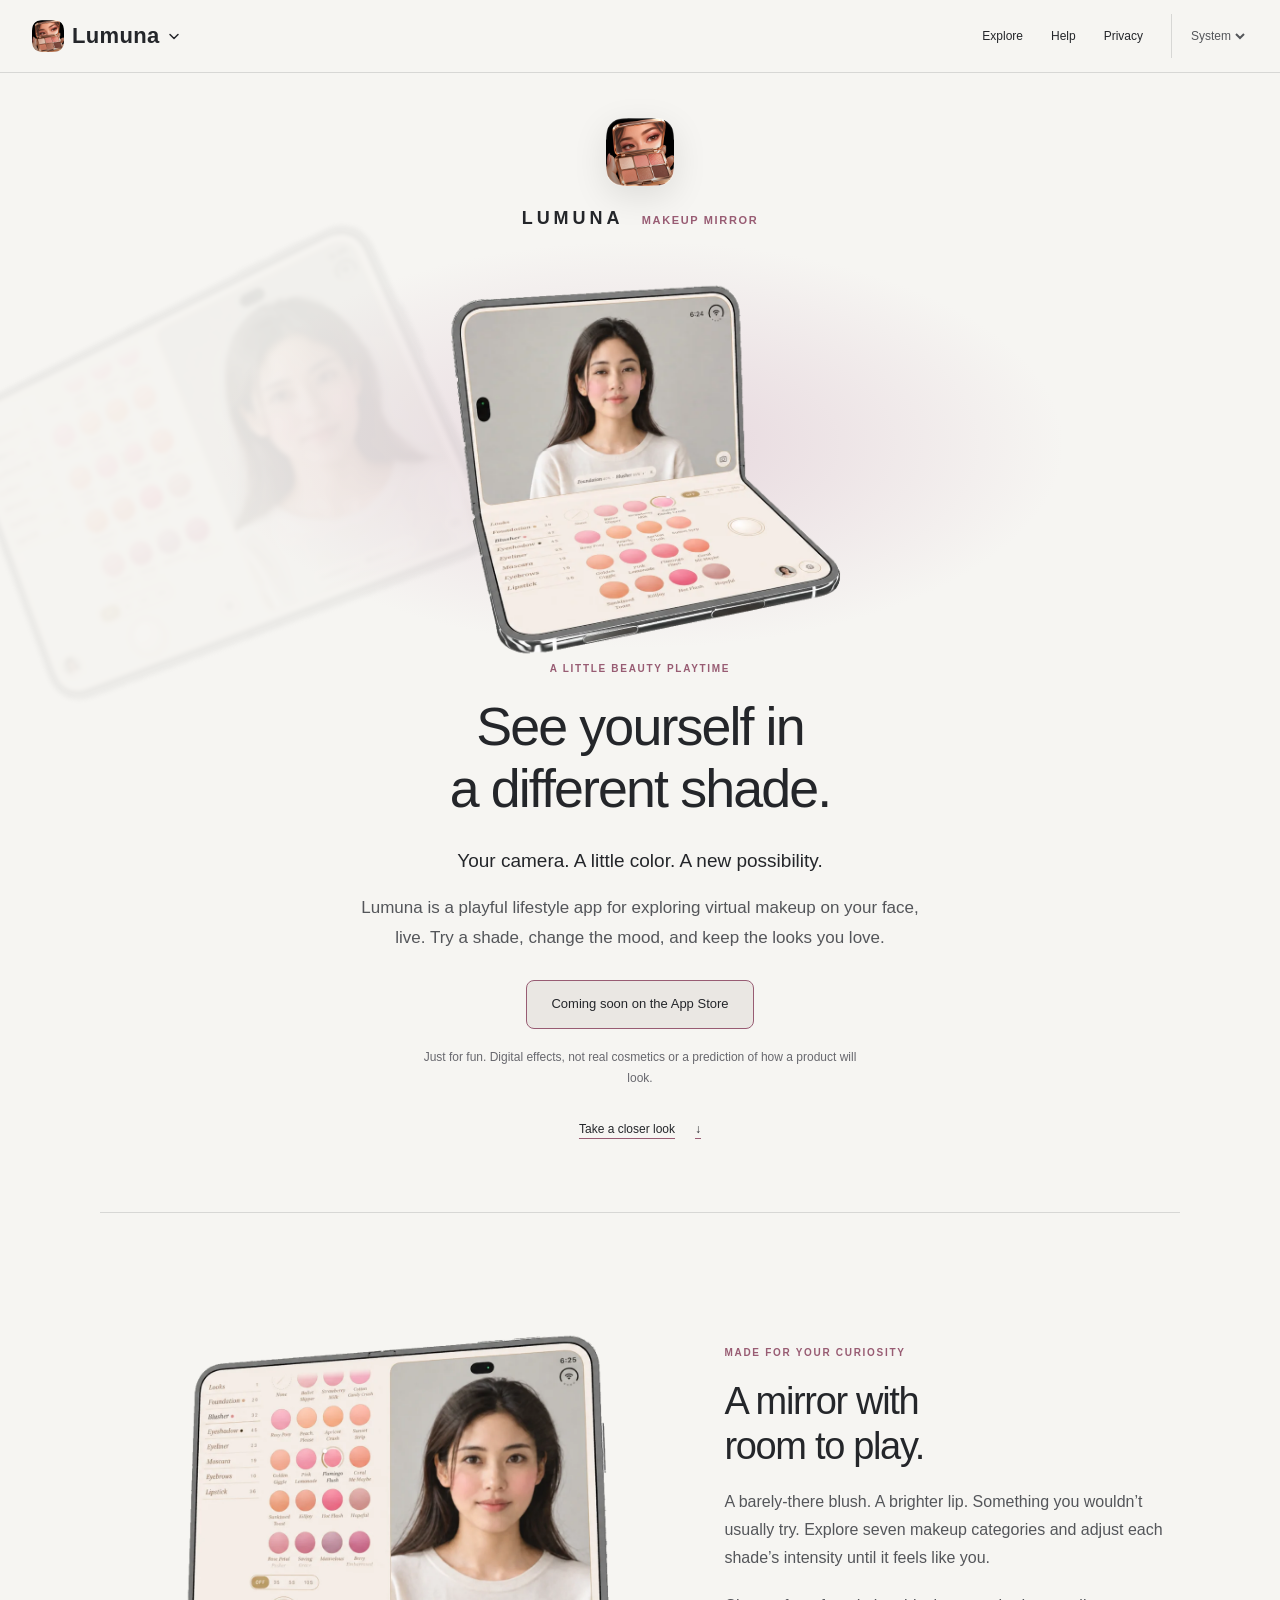
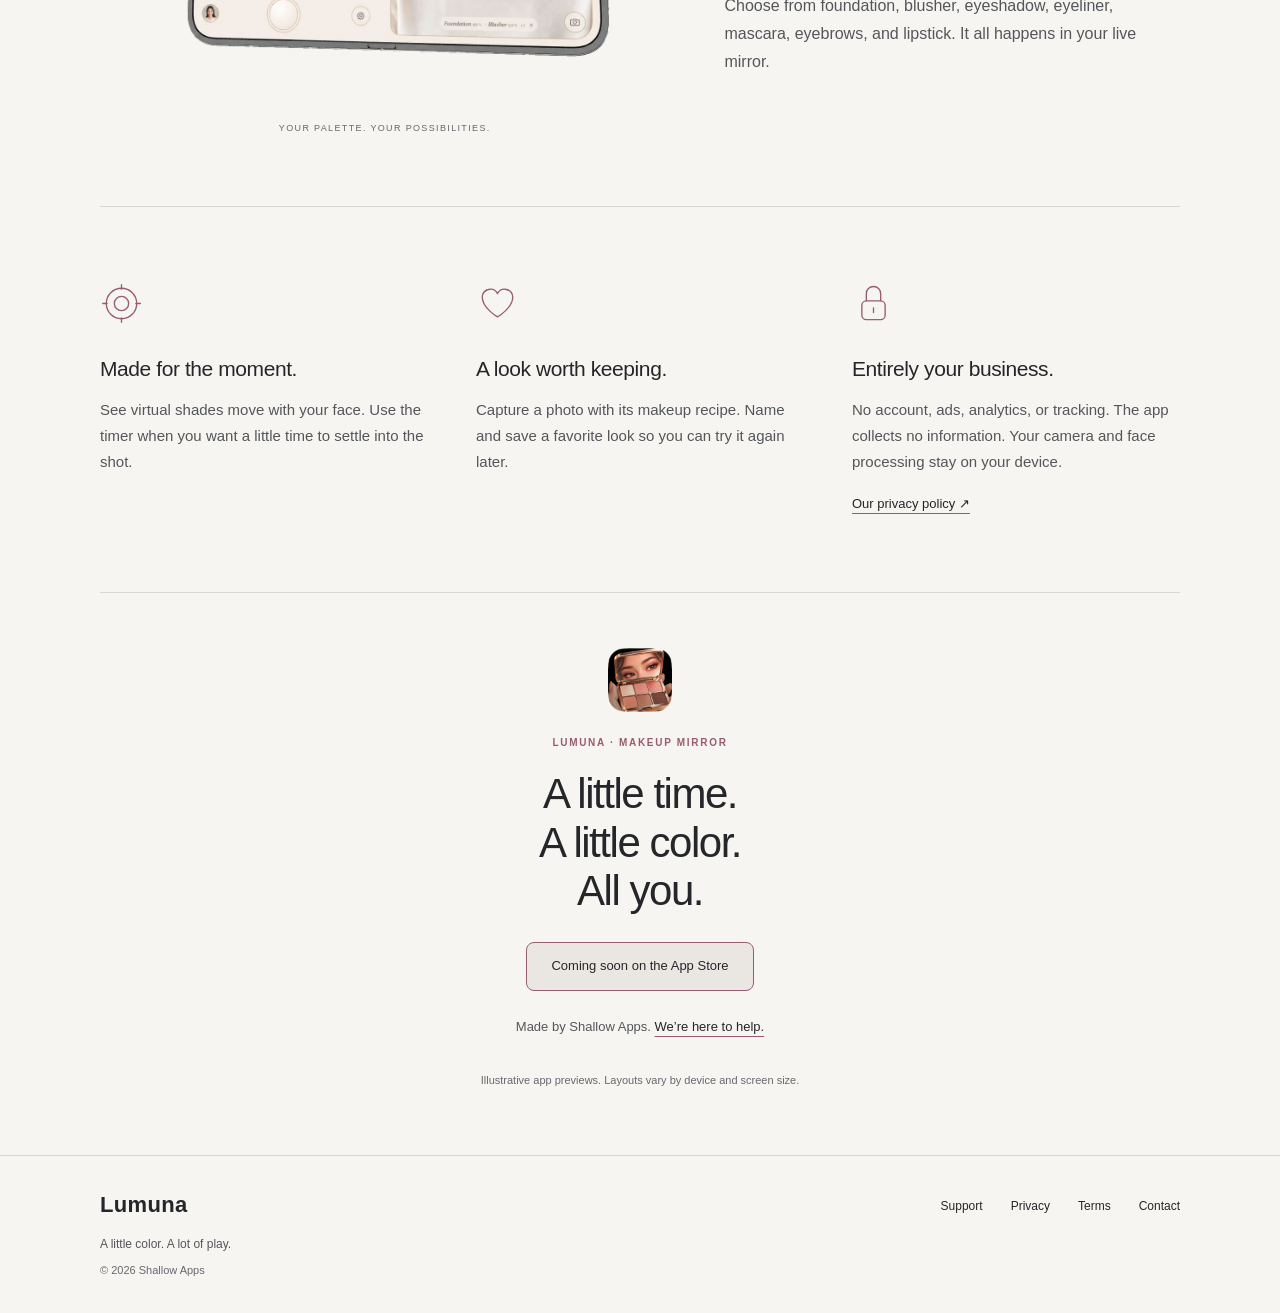
<file: index.html>
<!doctype html>
<html lang="en">
<head>
  <meta charset="utf-8">
  <meta http-equiv="Content-Security-Policy" content="default-src 'none'; script-src 'self' 'sha256-WwriBcG8TZg32TJzwABdgFGZcWc98t1c5sJ4yyo5FBg='; style-src 'self'; img-src 'self'; connect-src 'none'; object-src 'none'; base-uri 'none'; form-action 'none'; frame-src 'none'">
  <meta name="viewport" content="width=device-width, initial-scale=1">
  <title>Lumuna — Virtual Makeup Mirror for iPhone</title>
  <meta name="description" content="Lumuna is a playful lifestyle app for iPhone. Have fun with virtual makeup effects in your live mirror.">
  <meta name="theme-color" content="#f6f5f2" media="(prefers-color-scheme: light)">
  <meta name="theme-color" content="#0d1011" media="(prefers-color-scheme: dark)">
  <link rel="canonical" href="https://lumuna.app/">
  <link rel="icon" type="image/png" sizes="32x32" href="icons/icon-32.png">
  <link rel="icon" type="image/png" sizes="192x192" href="icons/icon-192.png">
  <link rel="apple-touch-icon" href="apple-touch-icon.png">
  <meta property="og:type" content="website">
  <meta property="og:site_name" content="Lumuna">
  <meta property="og:title" content="Lumuna — Virtual Makeup Mirror for iPhone">
  <meta property="og:description" content="A little beauty playtime. Explore virtual makeup effects in your live mirror, privately on your device.">
  <meta property="og:url" content="https://lumuna.app/">
  <meta property="og:image" content="https://lumuna.app/images/hands-free.webp">
  <meta property="og:image:width" content="1586">
  <meta property="og:image:height" content="992">
  <meta property="og:image:alt" content="Lumuna virtual makeup mirror on a folded phone">
  <meta property="og:locale" content="en_US">
  <meta name="twitter:card" content="summary_large_image">
  <meta name="twitter:title" content="Lumuna — Virtual Makeup Mirror for iPhone">
  <meta name="twitter:description" content="A playful lifestyle app for exploring virtual makeup live. Coming soon to the App Store.">
  <meta name="twitter:image" content="https://lumuna.app/images/hands-free.webp">
  <meta name="twitter:image:alt" content="Lumuna virtual makeup mirror on a folded phone">
  <meta name="robots" content="index, follow, max-image-preview:large">
  <meta name="referrer" content="no-referrer">
  <script src="theme.js"></script>
  <link rel="stylesheet" href="style.css">
  <script src="site.js" defer></script>
  <script type="application/ld+json">{"@context":"https://schema.org","@type":"WebSite","name":"Lumuna","url":"https://lumuna.app/","description":"A playful virtual makeup mirror for iPhone. Coming soon to the App Store.","publisher":{"@type":"Organization","@id":"https://shallowapps.com/#organization","name":"ShallowApps","url":"https://shallowapps.com/"},"@id":"https://lumuna.app/#website"}</script>
  <script src="app-menu.js" defer></script>
</head>
<body>
  <a class="skip-link" href="#main">Skip to content</a>
  <header>
    <div class="wrap header-inner">
      <details class="app-selector">
        <summary><img class="app-trigger-icon" src="icons/icon-192.png" alt="" width="32" height="32"><span class="wordmark">Lumuna</span><svg class="app-chevron" width="12" height="12" viewBox="0 0 12 12" fill="none" aria-hidden="true"><path d="M2 4.5l4 4 4-4" stroke="currentColor" stroke-width="1.5" stroke-linecap="round" stroke-linejoin="round"/></svg></summary>
        <div class="app-menu" aria-label="Our apps">
          <a href="https://shallowapps.com/"><img src="icons/shallowapps-icon.png" alt="" width="44" height="44"><span><strong>ShallowApps</strong><small>The studio</small></span></a>
          <div class="app-menu-children">
            <a href="https://shallowtv.com/"><img src="icons/shallowtv-icon.png" alt="" width="44" height="44"><span><strong>ShallowTV</strong><small>Native IPTV player</small></span></a>
            <a href="https://shallowapps.com/streamline"><img src="icons/streamline-icon.png" alt="" width="44" height="44"><span><strong>Streamline</strong><small>M3U playlist editor</small></span></a>
            <a href="https://lumuna.app/" aria-current="page"><img src="icons/icon-192.png" alt="" width="44" height="44"><span><strong>LUMUNA</strong><small>Virtual makeup mirror</small></span></a>
          </div>
        </div>
      </details>
      <nav aria-label="Main navigation">
        <a href="#explore">Explore</a><a href="#support">Help</a><a href="#privacy">Privacy</a>
      </nav>
      <label class="theme-control"><span class="sr-only">Appearance</span><select id="theme" aria-label="Appearance"><option value="system">System</option><option value="light">Light</option><option value="dark">Dark</option></select></label>
    </div>
  </header>
  <main id="main" tabindex="-1">
    <div id="home">
      <section class="hero" aria-labelledby="hero-title">
        <div class="hero-brand"><img src="icons/icon-192.png" width="68" height="68" alt=""><p>LUMUNA <span>MAKEUP MIRROR</span></p></div>
        <div class="hero-stage"><div class="halo"></div><img class="background-device" src="images/more-room.webp" width="1586" height="992" alt=""><img class="main-device" src="images/hands-free.webp" width="1586" height="992" alt="Lumuna on a partially folded phone with a live mirror above the virtual makeup palette" fetchpriority="high"></div>
        <div class="hero-description wrap"><p class="eyebrow">A LITTLE BEAUTY PLAYTIME</p><h1 id="hero-title">See yourself in<br>a different shade.</h1><p class="hero-intro">Your camera. A little color. A new possibility.</p><p class="hero-body">Lumuna is a playful lifestyle app for exploring virtual makeup on your face, live. Try a shade, change the mood, and keep the looks you love.</p><span class="coming-soon">Coming soon on the App Store</span><p class="fine-print">Just for fun. Digital effects, not real cosmetics or a prediction of how a product will look.</p><a class="explore-link" href="#explore">Take a closer look <span aria-hidden="true">↓</span></a></div>
      </section>
      <section id="explore" class="product-story wrap" aria-labelledby="explore-title">
        <div class="story-image reveal"><img src="images/more-room.webp" width="1586" height="992" loading="lazy" alt="Lumuna’s expanded layout, with a full shade palette beside the live makeup mirror"><span>YOUR PALETTE. YOUR POSSIBILITIES.</span></div>
        <div class="story-copy"><p class="eyebrow">MADE FOR YOUR CURIOSITY</p><h2 id="explore-title">A mirror with<br>room to play.</h2><p>A barely-there blush. A brighter lip. Something you wouldn’t usually try. Explore seven makeup categories and adjust each shade’s intensity until it feels like you.</p><p>Choose from foundation, blusher, eyeshadow, eyeliner, mascara, eyebrows, and lipstick. It all happens in your live mirror.</p></div>
      </section>
      <section class="features wrap" aria-label="Lumuna features">
        <article class="feature reveal"><svg viewBox="0 0 48 48" aria-hidden="true"><circle cx="24" cy="24" r="17"/><circle cx="24" cy="24" r="8"/><path d="M24 3v5M24 40v5M3 24h5M40 24h5"/></svg><h2>Made for the moment.</h2><p>See virtual shades move with your face. Use the timer when you want a little time to settle into the shot.</p></article>
        <article class="feature reveal"><svg viewBox="0 0 48 48" aria-hidden="true"><path d="M24 39S7 29 7 17a9 9 0 0 1 17-4 9 9 0 0 1 17 4c0 12-17 22-17 22Z"/></svg><h2>A look worth keeping.</h2><p>Capture a photo with its makeup recipe. Name and save a favorite look so you can try it again later.</p></article>
        <article class="feature reveal"><svg viewBox="0 0 48 48" aria-hidden="true"><rect x="11" y="21" width="26" height="21" rx="5"/><path d="M16 21v-8a8 8 0 0 1 16 0v8M24 29v5"/></svg><h2>Entirely your business.</h2><p>No account, ads, analytics, or tracking. The app collects no information. Your camera and face processing stay on your device.</p><a href="#privacy">Our privacy policy <span aria-hidden="true">↗</span></a></article>
      </section>
      <section class="closing wrap" aria-labelledby="closing-title"><img src="icons/icon-192.png" width="64" height="64" alt="" loading="lazy"><p class="eyebrow">LUMUNA · MAKEUP MIRROR</p><h2 id="closing-title">A little time.<br>A little color.<br>All you.</h2><span class="coming-soon">Coming soon on the App Store</span><p class="closing-help">Made by Shallow Apps. <a href="#support">We’re here to help.</a></p><p class="preview-note">Illustrative app previews. Layouts vary by device and screen size.</p></section>
    </div>
    <article id="support" class="doc wrap">
      <a class="back-link" href="#home">← Back to Lumuna</a><p class="eyebrow">A little guidance</p><h1>Here to help.</h1>
      <p class="updated caps">We're here to help</p>

      <div class="contact">
        <strong>Contact us</strong>
        Email <a href="mailto:contact@shallowapps.com?subject=Lumuna%20Support">contact@shallowapps.com</a>. Tell us your device and iOS version, and we'll get back to you as soon as we can.
      </div>

      <h2>Common questions</h2>
      <details><summary>When can I get Lumuna?</summary><p>Lumuna is coming soon to the App Store.</p></details>
      <details><summary>Is this real makeup or a cosmetic product simulator?</summary><p>No. Lumuna is a playful lifestyle app, like a little beauty toy for your camera. The makeup is a digital effect for fun and self-expression. It does not apply real cosmetics or predict how a particular product will look on your skin.</p></details>
      <details><summary>How do I try a shade or change its intensity?</summary><p>Choose a makeup category and tap a shade. Adjust its intensity to soften or build the effect. Choose None in that category to remove it. Settings → Default intensities controls how strong newly applied makeup starts.</p></details>
      <details><summary>How do I save a look for later?</summary><p>Take a photo with makeup applied, then choose Save look from the photo’s menu and give it a name. Your saved look keeps the makeup recipe so you can use it again.</p></details>
      <details><summary>Can I share a photo?</summary><p>Open a photo and use the share action, or save a copy to your photo library. Nothing is shared automatically; you choose the destination.</p></details>
      <details>
        <summary>The mirror is black or asks for the camera</summary>
        <p>Lumuna needs the camera to show makeup on your face. Open the Settings app, go to Privacy &amp; Security &rarr; Camera, and turn on Lumuna.</p>
      </details>
      <details>
        <summary>I can't save photos to my library</summary>
        <p>Open the Settings app, go to Privacy &amp; Security &rarr; Photos &rarr; Lumuna, and allow adding photos.</p>
      </details>
      <details>
        <summary>The makeup doesn't line up with my face</summary>
        <p>Face the camera in good, even light and keep your whole face in view. Turning on the face guide in Lumuna's Settings helps you line up.</p>
      </details>
      <details>
        <summary>Are my photos uploaded anywhere?</summary>
        <p>Lumuna does not upload your camera feed or kept photos to our servers. You can choose to export or share a photo; your device’s backup and photo-sync settings may also apply. See our <a href="#privacy">Privacy Policy</a>.</p>
      </details>
      <details>
        <summary>How do I delete my photos?</summary>
        <p>In Lumuna, open Settings and tap Delete all photos, or delete them one by one in your library. Saved looks are managed separately. Copies exported to Photos or shared elsewhere stay there until you remove them.</p>
      </details>
    </article>

    <article id="privacy" class="doc wrap">
      <a class="back-link" href="#home">← Back to Lumuna</a><p class="eyebrow">Your mirror. Your privacy.</p><h1>Privacy Policy</h1>
      <p class="updated caps">Last updated November 10, 2026</p>

      <p>Lumuna is a virtual makeup mirror for iPhone. It uses your camera to show makeup on your face, live. We do not collect any personal data through the app, and everything it does with your camera happens on your device. If that ever changes, we will update this page.</p>

      <div class="contact privacy-promise"><strong>Face tracking happens on your device.</strong>No account. No analytics. No ads. No tracking.</div>

      <h2>Camera</h2>
      <p>With your permission, Lumuna uses the front or rear camera to show a live mirror. It does not use the microphone. You can turn camera access off at any time in your device’s Settings.</p>

      <h2>Face data</h2>
      <p>To place makeup on your face, Lumuna finds points on your face in live camera frames, such as around your eyes, lips, and face outline. It uses these points only to line up the makeup, show where a product goes, and tell whether a face is in view. This runs on your device, using the MediaPipe Face Mesh model included in the app. Lumuna does not use face data to identify you.</p>
      <p>The camera feed and face points are kept only in memory while the app is running. The most recent face points stay in memory until new ones replace them or the app closes. Lumuna does not record the camera feed, does not save face points, and does not send either to anyone.</p>

      <h2>Photos</h2>
      <p>When you take a photo, Lumuna saves it in the app’s private storage on your device, with the date and the makeup you were wearing. If makeup was on, Lumuna may also save a copy of the photo without makeup. These photos may show your face. They stay in the app until you delete them or delete Lumuna.</p>
      <p>Lumuna itself does not upload your photos. If you save a photo to Apple Photos, Lumuna uses add-only access to your photo library, and that copy may sync through iCloud Photos if you use it. If you share a photo, it goes to the app you choose. If you back up your device, the backup may include your in-app photos.</p>
      <p>A saved look keeps only its name, date, and makeup settings. It has no photo and no face data.</p>

      <h2>Settings</h2>
      <p>Your preferences, such as timer sound and default makeup intensity, are stored on your device. Lumuna also keeps a count of photos you saved to Apple Photos from the photo review screen, only to decide when to ask for an App Store rating. Lumuna has no cloud storage or sync. Device backups may include these settings along with Lumuna’s other files.</p>

      <h2>Deleting your data</h2>
      <p>Tap Retake to delete the photo you just took. You can delete photos one at a time in Lumuna’s library, or all at once with Delete all photos in Lumuna’s Settings. These controls apply to both copies of a photo, with and without makeup. Saved looks are deleted separately. Deleting Lumuna removes everything it stored. Copies you saved to Apple Photos, shared, or backed up are not removed by Lumuna.</p>

      <h2>If you choose to contact support</h2>
      <p>If you choose to email support, we receive your email address and your message. We use them only to reply to you.</p>

      <h2>Children</h2>
      <p>Lumuna doesn't knowingly collect information from anyone, including children.</p>

      <h2>This website</h2>
      <p>This site doesn't use analytics or tracking cookies. If you choose a light or dark appearance, that preference is saved in your browser’s local storage. Choosing System clears the saved preference. Fonts and preview images are served with the site. Our hosting provider may keep standard server logs, such as IP addresses, for security and reliability.</p>

      <h2>Changes</h2>
      <p>If this policy changes, we'll update this page and the date above.</p>

      <h2>Contact</h2>
      <p>Questions about privacy? Email <a href="mailto:contact@shallowapps.com">contact@shallowapps.com</a>.</p>
    </article>

    <article id="terms" class="doc wrap">
      <a class="back-link" href="#home">← Back to Lumuna</a><p class="eyebrow">The details</p><h1>Terms of Use</h1>
      <p class="updated caps">Last updated October 27, 2026</p>

      <p>These terms apply to the Lumuna app and this website, made by Shallow Apps. By using Lumuna, you agree to them.</p>

      <h2>Using Lumuna</h2>
      <p>Lumuna is for personal, non-commercial use. You may not copy, modify, reverse engineer, or resell the app, except where the law allows.</p>

      <h2>Virtual try-on</h2>
      <p>Lumuna is a playful lifestyle app for entertainment and self-expression. Its virtual makeup effects are not real cosmetics and do not predict the results of any particular cosmetic product. Colors and results on screen can differ from real products because of lighting, display, and skin tone. Lumuna isn't cosmetic, medical, or dermatological advice.</p>

      <h2>Your content</h2>
      <p>Photos you create belong to you. They stay on your device, and you're responsible for how you share them.</p>

      <h2>App Store</h2>
      <p>If you downloaded Lumuna from the App Store, Apple's <a href="https://www.apple.com/legal/internet-services/itunes/dev/stdeula/">Licensed Application End User License Agreement</a> also applies. Apple isn't responsible for the app or its support.</p>

      <h2>Open source</h2>
      <p>Lumuna uses open-source software, including OpenMakeupSDK (MIT), three.js (MIT) and MediaPipe Face Mesh (Apache 2.0). Their licenses are listed in the app under Settings &rarr; Open Source.</p>

      <h2>No warranty</h2>
      <p>Lumuna is provided &ldquo;as is&rdquo; without warranties of any kind. To the extent the law allows, Shallow Apps isn't liable for any indirect or consequential damages from using the app.</p>

      <h2>Changes</h2>
      <p>We may update these terms. If we do, we'll change the date above. Continuing to use Lumuna means you accept the updated terms.</p>

      <h2>Contact</h2>
      <p>Email <a href="mailto:contact@shallowapps.com">contact@shallowapps.com</a>.</p>
    </article>

  </main>
  <footer>
    <div class="wrap">
      <div><a class="wordmark" href="#home">Lumuna</a><p>A little color. A lot of play.</p><span>&copy; 2026 Shallow Apps</span></div>
      <nav aria-label="Footer navigation">
        <a href="#support">Support</a>
        <a href="#privacy">Privacy</a>
        <a href="#terms">Terms</a>
        <a href="mailto:contact@shallowapps.com">Contact</a>
      </nav>
    </div>
  </footer>
</body>
</html>
</file>
<file: style.css>
:root {
  color-scheme: light;
  --bg: #f6f5f2;
  --surface: #eae7e3;
  --ink: #24262a;
  --body: #54565a;
  --muted: #68686e;
  --accent: #985c73;
  --line: #24262a25;
  --halo: #d7b8c880;
}
:root[data-theme="dark"] {
  color-scheme: dark;
  --bg: #0d1011; --surface: #171a1d; --ink: #f5f5f6; --body: #c1c2c7;
  --muted: #a0a2aa; --accent: #edb4cd; --line: #ffffff25; --halo: #8a54734a;
}
@media (prefers-color-scheme: dark) {
  :root:not([data-theme="light"]) {
    color-scheme: dark;
    --bg: #0d1011; --surface: #171a1d; --ink: #f5f5f6; --body: #c1c2c7;
    --muted: #a0a2aa; --accent: #edb4cd; --line: #ffffff25; --halo: #8a54734a;
  }
}
* { box-sizing: border-box; }
html { -webkit-text-size-adjust: 100%; scroll-behavior: smooth; scroll-padding-top: 95px; }
body { margin: 0; background: var(--bg); color: var(--body); font: 16px/1.75 -apple-system, BlinkMacSystemFont, "Helvetica Neue", Arial, sans-serif; }
h1, h2, p, figure { margin: 0; }
h1, h2 { color: var(--ink); font-weight: 500; letter-spacing: -.035em; line-height: 1.16; }
h1 { font-size: clamp(34px, 4.2vw, 54px); }
h2 { font-size: clamp(28px, 3vw, 38px); }
a { color: var(--ink); text-underline-offset: 5px; text-decoration-color: var(--accent); }
a:hover { color: var(--accent); }
button, select { font: inherit; }
a, select { touch-action: manipulation; }
:focus-visible { outline: 2px solid var(--accent); outline-offset: 5px; }
img { display: block; max-width: 100%; height: auto; }
.wrap { width: min(1080px, calc(100% - 64px)); margin-inline: auto; }
.sr-only { position: absolute; width: 1px; height: 1px; overflow: hidden; clip-path: inset(50%); white-space: nowrap; }
.skip-link { position: fixed; top: -90px; left: 20px; z-index: 10; background: var(--ink); color: var(--bg); padding: 10px; }
.skip-link:focus { top: 10px; }
header { position: sticky; top: 0; z-index: 5; background: var(--bg); border-bottom: 1px solid var(--line); }
.wrap.header-inner { width: calc(100% - 4rem); }
.header-inner { min-height: 72px; display: flex; align-items: center; gap: 28px; }
.wordmark { font-size: 22px; font-weight: 650; letter-spacing: .015em; text-decoration: none; }
nav { display: flex; gap: 28px; }
header nav { margin-left: auto; }
nav a { font-size: 12px; text-decoration: none; padding-block: 10px; }
nav a[aria-current="page"] { text-decoration: underline; }
.theme-control { border-left: 1px solid var(--line); padding-left: 15px; }
select { font-size: 12px; border: 0; background: var(--bg); color: var(--body); min-height: 44px; cursor: pointer; }
#home { overflow: clip; }
.hero { text-align: center; padding: 45px 0 70px; }
.hero-brand { position: relative; z-index: 1; }
.hero-brand img { margin-inline: auto; border-radius: 16px; box-shadow: 0 10px 35px #0000001a; }
.hero-brand p { color: var(--ink); font-size: 18px; letter-spacing: .22em; font-weight: 600; margin-top: 17px; }
.hero-brand p span { color: var(--accent); font-size: 11px; letter-spacing: .15em; margin-left: 10px; }
.hero-stage { position: relative; width: min(1050px, 100%); margin: -25px auto -20px; height: clamp(290px, 39vw, 470px); isolation: isolate; }
.halo { position: absolute; inset: 5% 8%; background: radial-gradient(ellipse, var(--halo), transparent 68%); z-index: -1; }
.main-device { position: absolute; width: 100%; height: 100%; object-fit: contain; z-index: 1; animation: arrive 1.1s ease-out both; }
.background-device { position: absolute; width: 73%; left: -28%; top: 5%; opacity: .08; transform: rotate(-22deg); filter: blur(2px); pointer-events: none; }
.hero-description { position: relative; z-index: 2; }
.eyebrow { font-size: 10px; letter-spacing: .17em; font-weight: 600; color: var(--accent); text-transform: uppercase; margin-bottom: 18px; }
.hero-intro { color: var(--ink); font-size: 19px; margin-top: 24px; }
.hero-body { max-width: 570px; margin: 16px auto 28px; font-size: 17px; }
.coming-soon { display: inline-block; padding: 12px 24px; border: 1px solid var(--accent); border-radius: 8px; color: var(--ink); background: var(--surface); font-size: 13px; font-weight: 500; }
.fine-print { color: var(--muted); font-size: 12px; max-width: 450px; margin: 18px auto; }
.explore-link { display: inline-flex; gap: 20px; align-items: center; font-size: 12px; margin-top: 12px; }
.product-story { display: grid; grid-template-columns: 1.25fr 1fr; align-items: center; gap: 55px; border-block: 1px solid var(--line); padding-block: 70px; }
.story-image { min-width: 0; position: relative; }
.story-image img { width: 120%; max-width: none; margin-left: -10%; }
.story-image span { display: block; text-align: center; font-size: 9px; color: var(--muted); letter-spacing: .15em; margin-top: 10px; }
.story-copy p:not(.eyebrow) { margin-top: 20px; }
.features { display: grid; grid-template-columns: repeat(3, 1fr); gap: 48px; padding-block: 75px; }
.feature svg { width: 43px; height: 43px; fill: none; stroke: var(--accent); stroke-width: 1.5; stroke-linecap: round; stroke-linejoin: round; margin-bottom: 23px; }
.feature h2 { font-size: 21px; letter-spacing: -.02em; }
.feature p { font-size: 15px; margin-top: 15px; }
.feature a { display: inline-block; font-size: 13px; margin-top: 18px; }
.closing { text-align: center; padding: 55px 0 65px; border-top: 1px solid var(--line); }
.closing>img { border-radius: 15px; margin: 0 auto 22px; }
.closing h2 { font-size: clamp(30px, 3.5vw, 42px); }
.closing .coming-soon { margin-top: 26px; }
.closing-help { font-size: 13px; margin-top: 25px; }
.preview-note { font-size: 11px; color: var(--muted); margin-top: 32px; }
footer { padding-block: 30px; border-top: 1px solid var(--line); }
footer .wrap { display: flex; justify-content: space-between; gap: 30px; }
footer p { font-size: 12px; margin-top: 10px; }
footer span { font-size: 11px; color: var(--muted); }
footer nav { flex-wrap: wrap; align-items: start; }
.doc { display: none; max-width: 760px; min-height: 75vh; padding-block: 40px 80px; }
.doc:target { display: block; }
main:has(.doc:target) #home { display: none; }
.back-link { display: inline-block; font-size: 13px; margin-bottom: 40px; }
.doc h1 { font-size: clamp(34px, 4vw, 44px); }
.doc .updated { font-size: 11px; color: var(--muted); margin: 20px 0 35px; }
.doc p { margin-block: 14px; }
.doc h2 { font-size: 19px; letter-spacing: -.01em; margin: 35px 0 14px; }
.doc a { overflow-wrap: anywhere; }
.doc ul { padding-left: 20px; }
.contact { padding: 25px; background: var(--surface); border: 1px solid var(--line); border-radius: 12px; margin-block: 25px; }
.contact strong { color: var(--ink); display: block; margin-bottom: 8px; }
details { border-bottom: 1px solid var(--line); padding: 20px 0; }
summary { position: relative; padding-right: 28px; cursor: pointer; list-style: none; color: var(--ink); }
summary::-webkit-details-marker { display: none; }
summary:after { content: '+'; position: absolute; right: 0; }
details[open] summary:after { content: '−'; }
details p { font-size: 15px; }
.reveal.is-visible { animation: arrive .7s ease-out both; }
@keyframes arrive { from { opacity: .4; translate: 0 15px; } to { opacity: 1; translate: 0 0; } }
@media (max-width: 760px) {
  .wrap.header-inner { width: calc(100% - 2.5rem); }
  .wrap { width: calc(100% - 40px); }
  .header-inner { gap: 16px; min-height: 66px; }
  nav { gap: 17px; }
  .theme-control { padding-left: 9px; }
  .hero { padding-top: 32px; padding-bottom: 50px; }
  .hero-brand img { width: 58px; height: 58px; border-radius: 14px; }
  .hero-brand p { font-size: 16px; }
  .hero-brand p span { display: block; margin: 7px 0 0; font-size: 9px; }
  .hero-stage { height: clamp(260px, 55vw, 390px); margin: -10px auto -10px; }
  .main-device { width: 120%; max-width: none; left: -10%; }
  .background-device { left: -45%; width: 100%; top: 15%; opacity: .05; }
  .hero-intro { font-size: 17px; }
  .hero-body { font-size: 16px; }
  .product-story { grid-template-columns: 1fr; gap: 35px; padding-block: 45px; }
  .story-image { max-width: 540px; width: 100%; margin-inline: auto; }
  .story-copy { max-width: 540px; margin-inline: auto; }
  .features { grid-template-columns: 1fr; gap: 34px; padding-block: 45px; max-width: 540px; }
  .feature { display: grid; grid-template-columns: 43px 1fr; column-gap: 22px; }
  .feature svg { grid-column: 1; grid-row: 1 / 4; margin: 0; }
  .feature h2, .feature p, .feature a { grid-column: 2; }
  .feature h2 { font-size: 20px; }
  .feature p { margin-top: 10px; }
  .closing { padding-block: 40px 45px; }
  footer .wrap { flex-direction: column; gap: 20px; }
}
@media (max-width: 390px) {
  .header-inner { gap: 10px; }
  .wordmark { font-size: 20px; }
  nav { gap: 12px; }
  nav a, select { font-size: 11px; }
  .theme-control { padding-left: 5px; }
}
@media (prefers-reduced-motion: reduce) {
  html { scroll-behavior: auto; }
  *, *:before, *:after { animation: none !important; transition: none !important; }
}

/* Shared branding for missing pages, including saved or system appearance. */
.error-body { min-height: 100svh; display: flex; flex-direction: column; }
.error-page { flex: 1; text-align: center; padding-block: clamp(55px, 10vh, 110px); max-width: 600px; }
.error-emblem { display: flex; align-items: center; justify-content: center; gap: 24px; margin-bottom: 30px; }
.error-emblem img { border-radius: 16px; box-shadow: 0 10px 35px #0000001a; }
.error-emblem span { font-size: 52px; font-weight: 300; letter-spacing: -.04em; color: var(--muted); }
.error-page h1 { font-size: clamp(32px, 4vw, 46px); }
.error-description { max-width: 340px; margin: 22px auto 28px; }
.error-home { display: inline-flex; align-items: center; gap: 25px; text-decoration: none; }
.error-home:hover { border-color: var(--ink); }
.error-help { margin-top: 24px; font-size: 13px; }

/* App family disclosure */
.app-selector { position: relative; flex-shrink: 0; margin: 0; padding: 0; border: 0; }
.app-selector summary { padding: 0; display: flex; align-items: center; gap: 8px; min-height: 44px; cursor: pointer; list-style: none; color: var(--ink); }
.app-selector summary::-webkit-details-marker { display: none; }
.app-chevron { display: block; flex-shrink: 0; transition: transform .18s ease; }
.app-selector[open] .app-chevron { transform: rotate(180deg); }
.app-menu { position: absolute; top: calc(100% + 10px); left: 0; width: min(310px, calc(100vw - 40px)); padding: 10px; border: 1px solid var(--line); border-radius: 20px; background: var(--bg); box-shadow: 0 16px 48px #0003; max-height: calc(100dvh - 90px); overflow-y: auto; }
.app-menu a { display: flex; align-items: center; gap: 14px; padding: 12px; border-radius: 14px; text-decoration: none; line-height: 1.5; }
.app-menu a:hover, .app-menu a[aria-current] { background: var(--surface); }
.app-menu img { width: 44px; height: 44px; border-radius: 12px; flex-shrink: 0; }
.app-menu strong { display: block; color: var(--ink); font-size: 16px; }
.app-menu small { display: block; color: var(--muted); font-size: 12px; }
.app-menu-children { position: relative; margin: 2px 0 0 24px; padding-left: 16px; }
.app-menu-children > a { position: relative; }
.app-menu-children > a::before {
  content: ''; position: absolute; left: -16px; top: 0; bottom: 50%; width: 14px;
  border-left: 1.5px solid var(--accent); border-bottom: 1.5px solid var(--accent);
  border-bottom-left-radius: 6px; opacity: .55; pointer-events: none;
}
.app-menu-children > a:first-child::before { top: -8px; }
.app-menu-children > a:not(:last-child)::after {
  content: ''; position: absolute; left: -16px; top: 50%; bottom: 0;
  border-left: 1.5px solid var(--accent); opacity: .55; pointer-events: none;
}
@media (max-width: 600px) { .header-inner { flex-wrap: wrap; gap: 8px 16px; padding-block: 8px; } .header-inner > nav { gap: 14px; } .theme-control { margin-left: auto; } }

.app-selector > summary::after, .app-selector[open] > summary::after { content: none; }
.app-trigger-icon { width: 32px; height: 32px; border-radius: 9px; flex-shrink: 0; }
</file>
